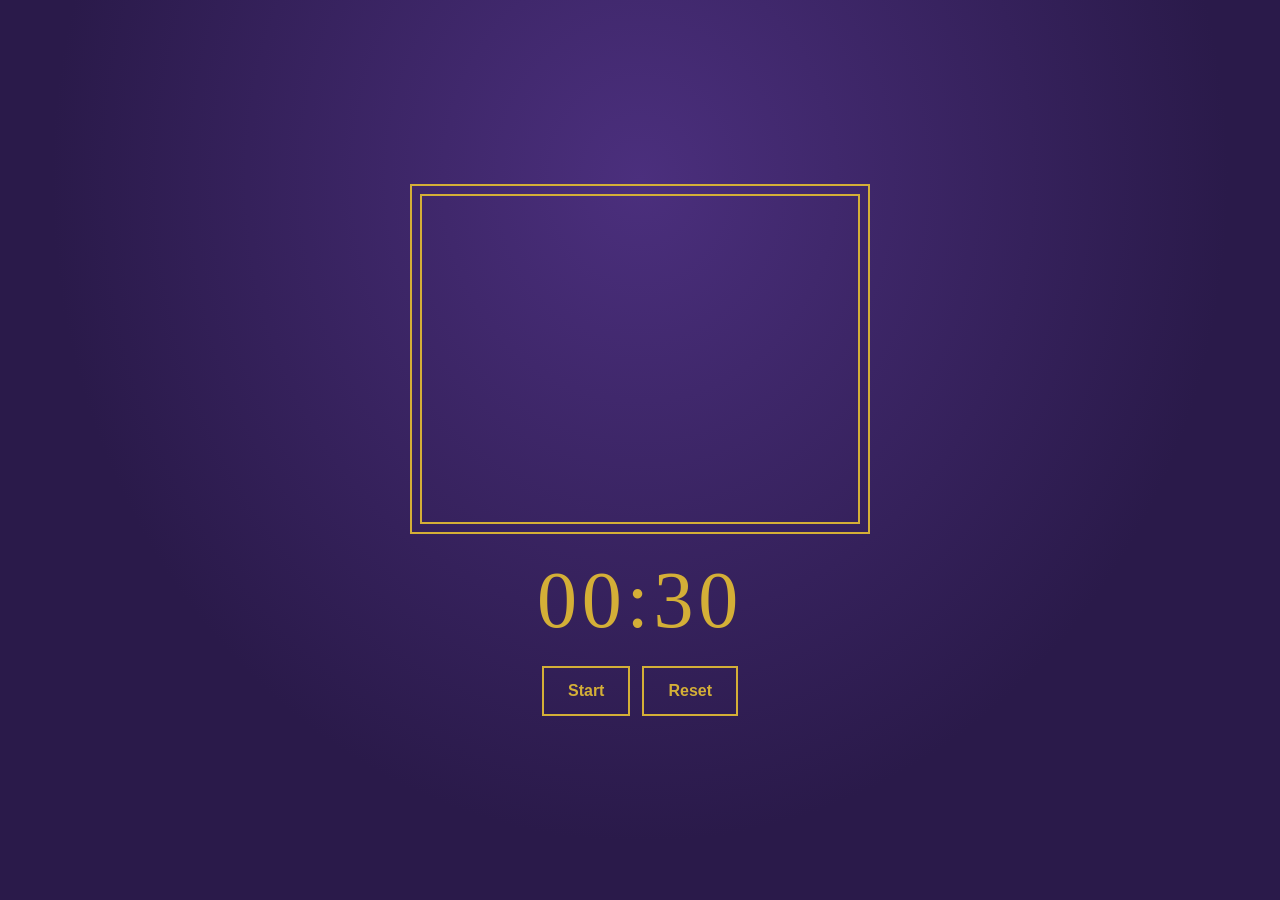
<file: index.html>
<!DOCTYPE html>
<html lang="en">
<head>
  <meta charset="UTF-8">
  <meta name="viewport" content="width=device-width, initial-scale=1.0">
  <title>Pomodoro Art</title>
  <link rel="stylesheet" href="style.css">
</head>
<body>
  <main class="page" id="page" data-state="idle">
    <div class="art" id="art"><img id="art-img" alt="" hidden></div>
    <div class="time" id="time">00:30</div>
    <div class="btns">
      <button class="btn" id="main-btn" type="button">Start</button>
      <button class="btn" id="reset-btn" type="button">Reset</button>
      <button class="btn" id="restart-btn" type="button" hidden>Restart session</button>
    </div>
    <div class="info" id="info" hidden>
      <div class="t" id="info-title"></div>
      <div id="info-artist"></div>
      <div id="info-year"></div>
      <a id="info-link" target="_blank" rel="noopener">Read about this painting at the Met</a>
    </div>
  </main>
  <script src="script.js"></script>
</body>
</html>
</file>
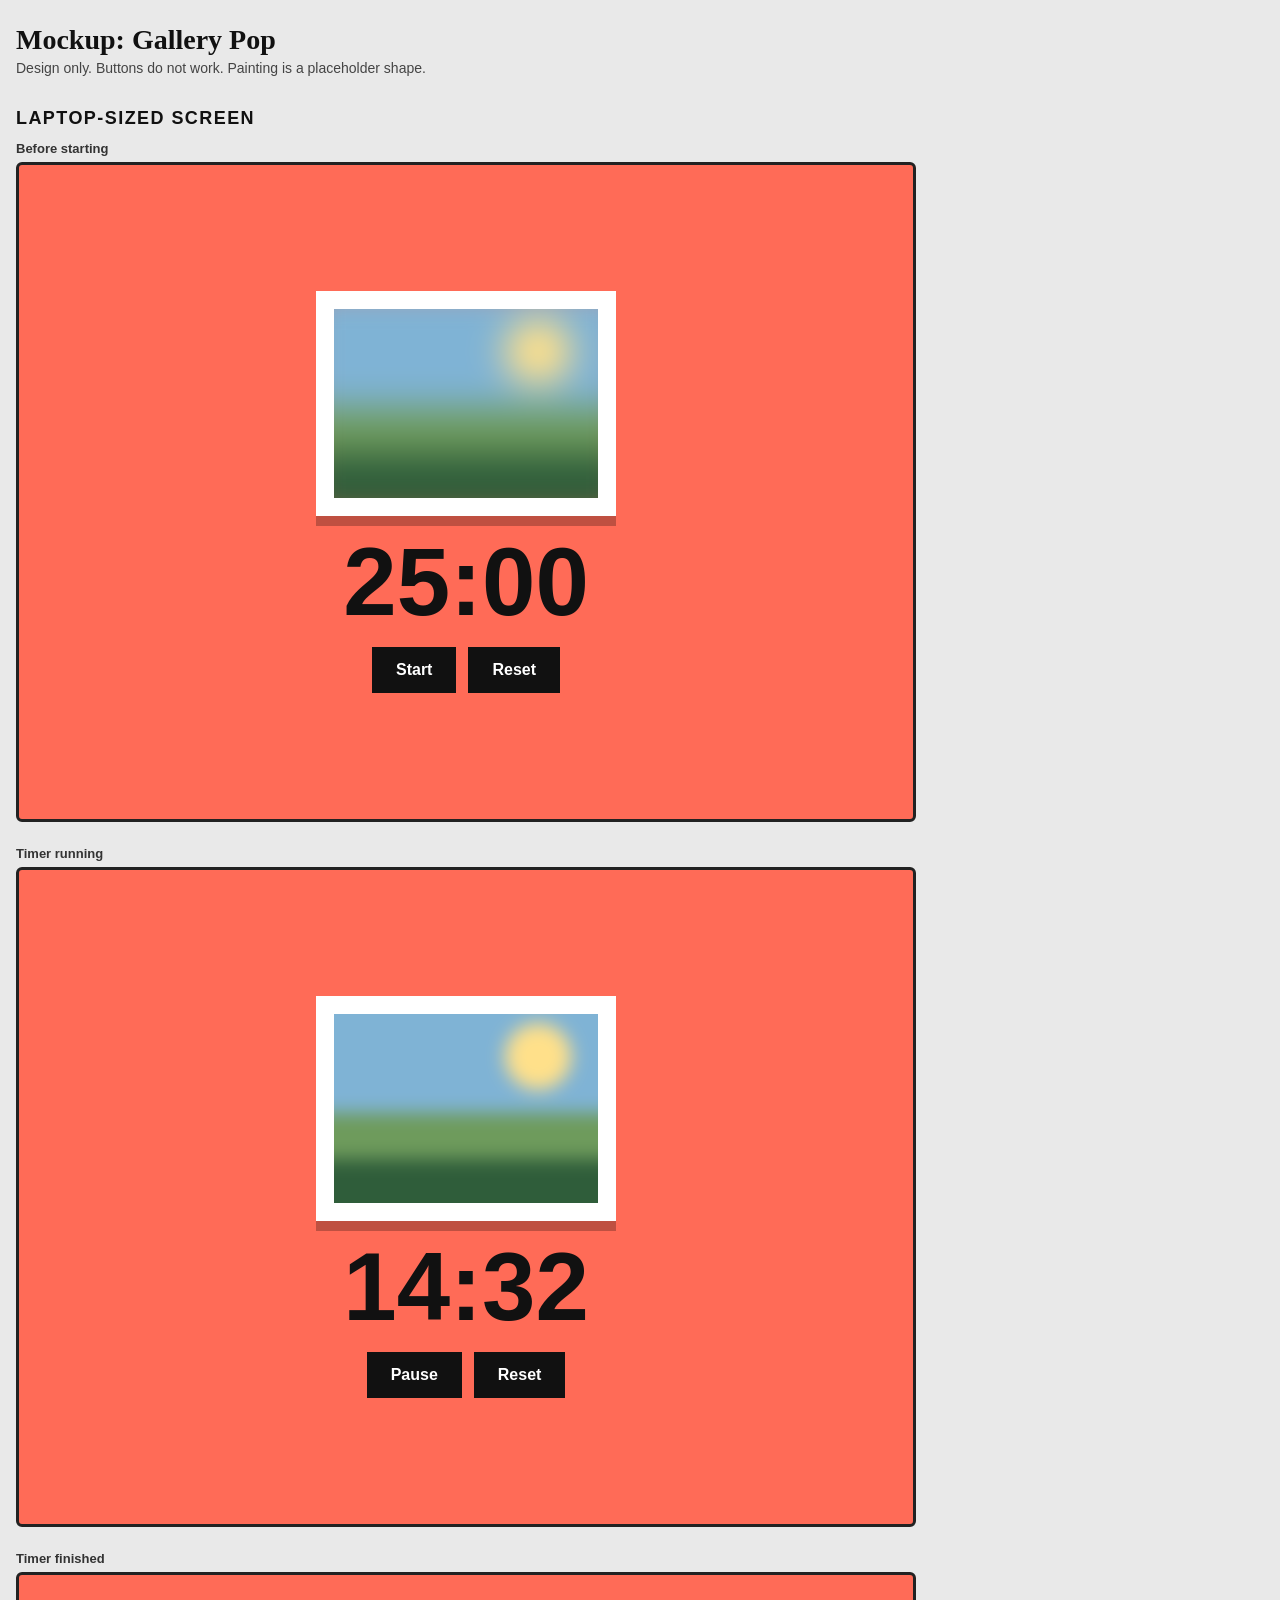
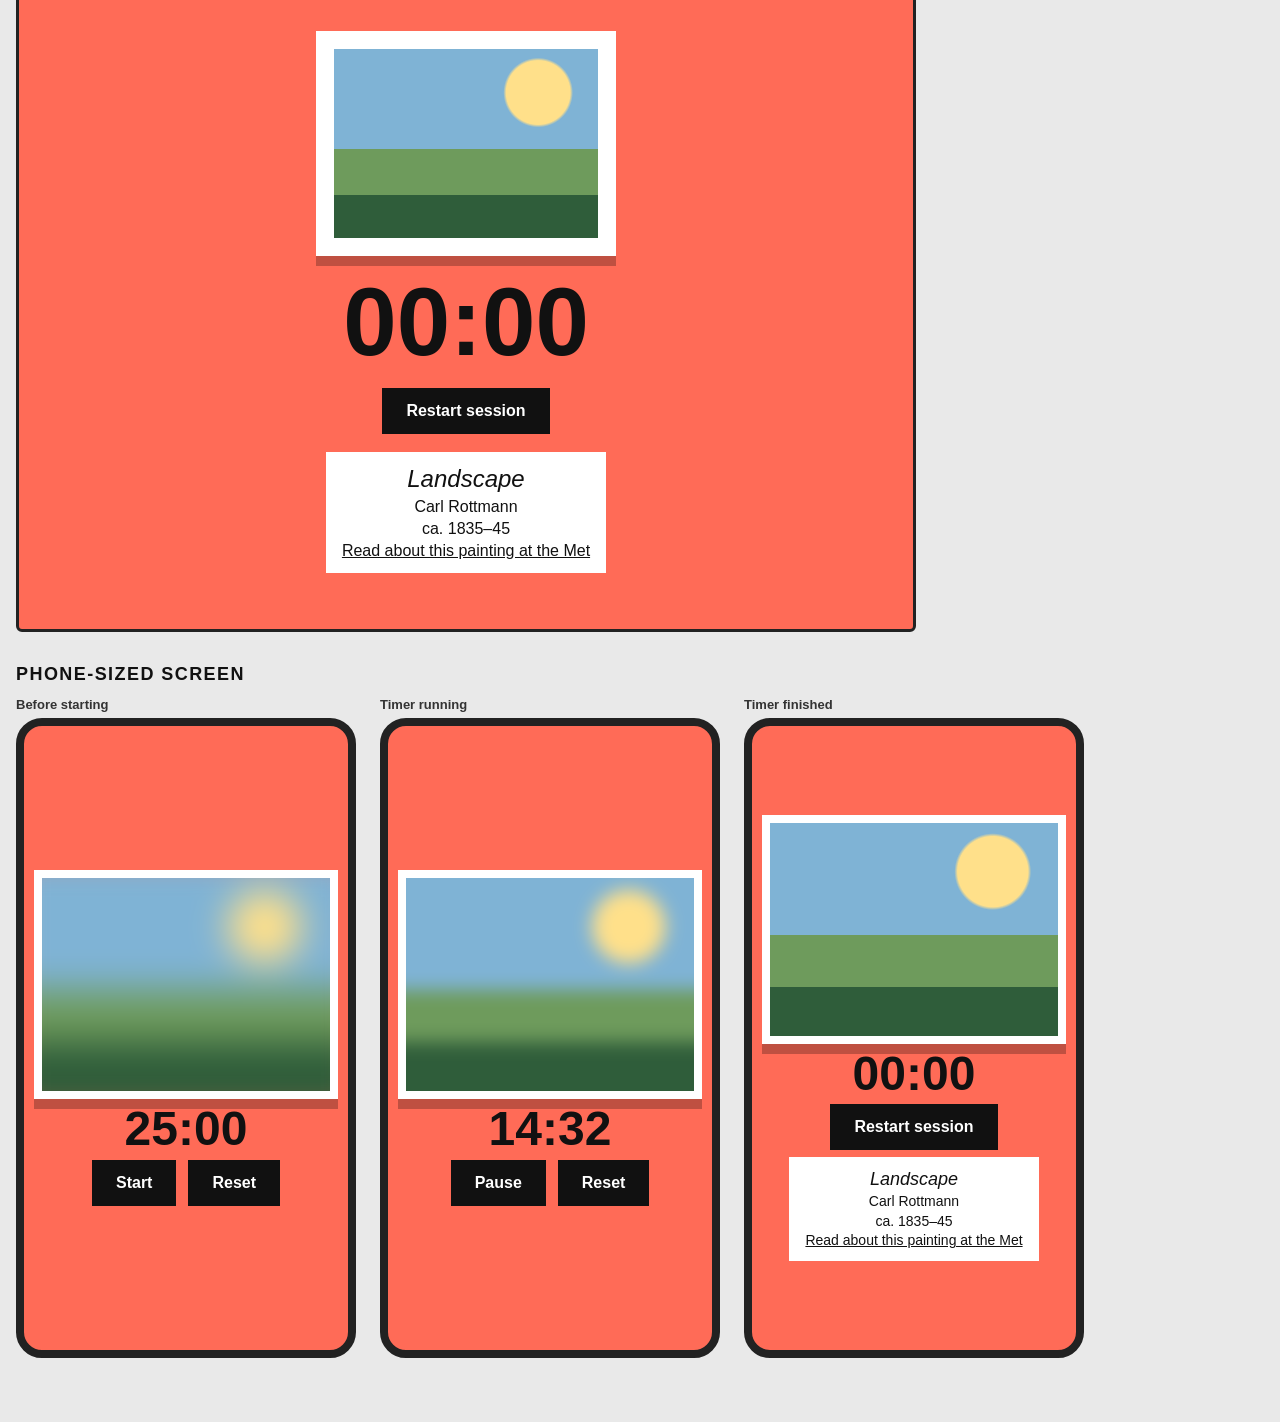
<file: mockups/1-gallery-pop.html>
<!DOCTYPE html><html lang='en'><head><meta charset='UTF-8'><meta name='viewport' content='width=device-width, initial-scale=1'><title>Mockup: Gallery Pop</title><style>
*{box-sizing:border-box;margin:0}
body{font-family:Georgia,'Times New Roman',serif;background:#e9e9e9;color:#111;padding:24px 16px 64px}
h1.page{font-size:28px;margin-bottom:4px}
p.note{font-family:Arial,sans-serif;font-size:14px;color:#444;margin-bottom:24px}
h2.size{font-family:Arial,sans-serif;font-size:18px;margin:32px 0 12px;text-transform:uppercase;letter-spacing:.08em}
.row{display:flex;flex-wrap:wrap;gap:24px;align-items:flex-start}
.slot{font-family:Arial,sans-serif;font-size:13px;color:#333}
.slot b{display:block;margin-bottom:6px}
.laptop .screen{width:900px;height:660px}
.phone .screen{width:340px;height:640px}
.screen{container-type:inline-size;overflow:hidden;border:3px solid #222;border-radius:6px;position:relative}
.phone .screen{border-radius:26px;border-width:8px}
.art{overflow:hidden;position:relative}
.art i{position:absolute;inset:-12%;display:block;
 background:radial-gradient(circle at 72% 28%,#ffe08a 0 11%,transparent 12%),
 linear-gradient(#7fb3d5 0 52%,#6e9b5c 52% 72%,#2f5d3a 72%)}
.btns{display:flex;gap:12px;flex-wrap:wrap}
.btn{font-family:Arial,sans-serif;font-weight:bold;font-size:16px;padding:14px 24px;border-radius:0;display:inline-block}
.info{font-size:16px;line-height:1.4}
.info a{color:inherit}
.info .t{font-size:22px;font-style:italic}

.screen{background:#ff6b57}
.g{height:100%;display:flex;flex-direction:column;align-items:center;justify-content:center;gap:2cqw;padding:3cqw;text-align:center;color:#111}.g>*{flex-shrink:0}
.g .art{width:min(34cqw,300px);aspect-ratio:4/3;border:clamp(8px,2.2cqw,18px) solid #fff;box-shadow:0 10px 0 rgba(0,0,0,.25)}
.g .time{font-size:clamp(48px,11cqw,96px);font-weight:bold;line-height:1}
.g .btn{background:#111;color:#fff}
.g .info{background:#fff;padding:10px 16px;min-height:0}
.g .info .t{font-size:clamp(18px,3cqw,24px)}
@container (max-width:500px){.g .art{width:100%}.g .info{font-size:14px}}
</style></head><body><h1 class='page'>Mockup: Gallery Pop</h1><p class='note'>Design only. Buttons do not work. Painting is a placeholder shape.</p><h2 class='size'>Laptop-sized screen</h2><div class='row laptop'><div class="slot"><b>Before starting</b><div class="screen "><div class="g"><div class="art"><i style="filter:blur(18px)"></i></div><div class="time">25:00</div><div class="btns"><span class="btn">Start</span><span class="btn">Reset</span></div></div></div></div><div class="slot"><b>Timer running</b><div class="screen "><div class="g"><div class="art"><i style="filter:blur(9px)"></i></div><div class="time">14:32</div><div class="btns"><span class="btn">Pause</span><span class="btn">Reset</span></div></div></div></div><div class="slot"><b>Timer finished</b><div class="screen "><div class="g"><div class="art"><i style="filter:blur(0px)"></i></div><div class="time">00:00</div><div class="btns"><span class="btn">Restart session</span></div><div class="info"><div class="t">Landscape</div>Carl Rottmann<br>ca. 1835–45<br><a href="#">Read about this painting at the Met</a></div></div></div></div></div><h2 class='size'>Phone-sized screen</h2><div class='row phone'><div class="slot"><b>Before starting</b><div class="screen "><div class="g"><div class="art"><i style="filter:blur(18px)"></i></div><div class="time">25:00</div><div class="btns"><span class="btn">Start</span><span class="btn">Reset</span></div></div></div></div><div class="slot"><b>Timer running</b><div class="screen "><div class="g"><div class="art"><i style="filter:blur(9px)"></i></div><div class="time">14:32</div><div class="btns"><span class="btn">Pause</span><span class="btn">Reset</span></div></div></div></div><div class="slot"><b>Timer finished</b><div class="screen "><div class="g"><div class="art"><i style="filter:blur(0px)"></i></div><div class="time">00:00</div><div class="btns"><span class="btn">Restart session</span></div><div class="info"><div class="t">Landscape</div>Carl Rottmann<br>ca. 1835–45<br><a href="#">Read about this painting at the Met</a></div></div></div></div></div></body></html>
</file>
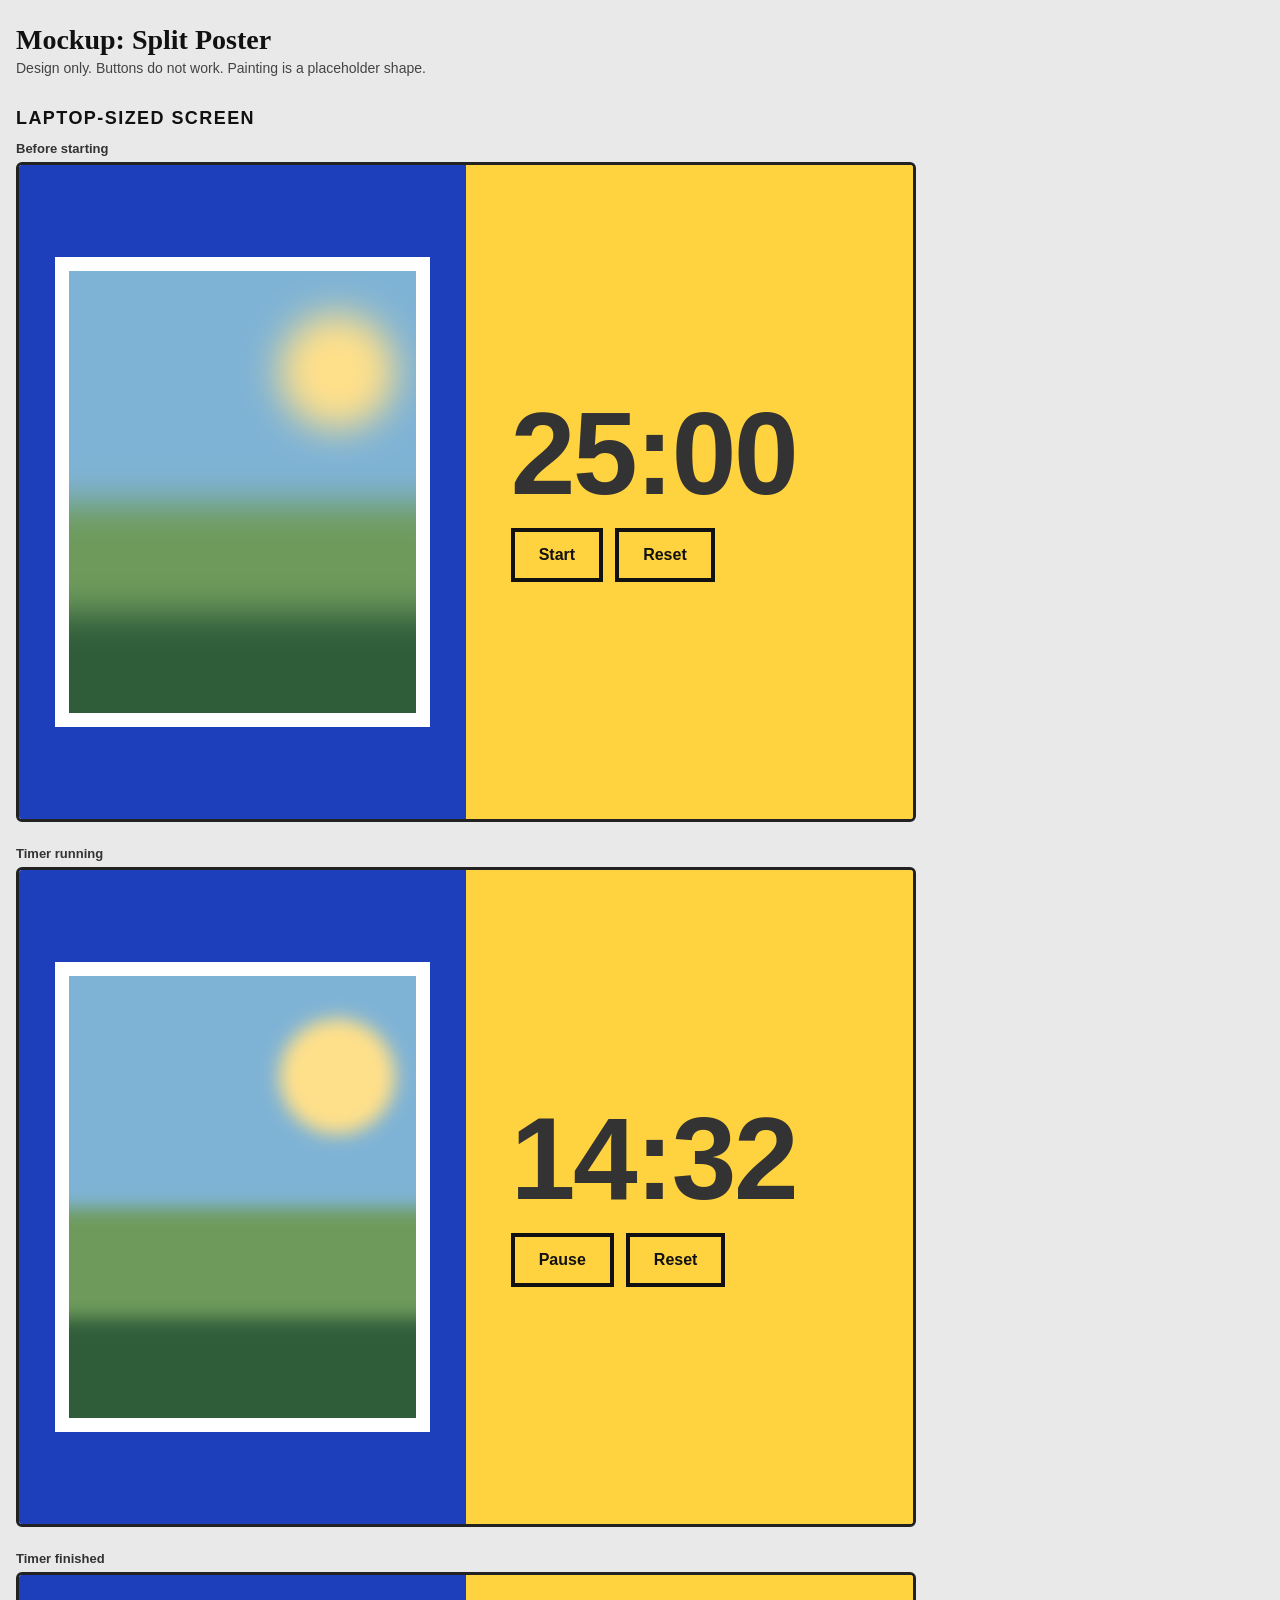
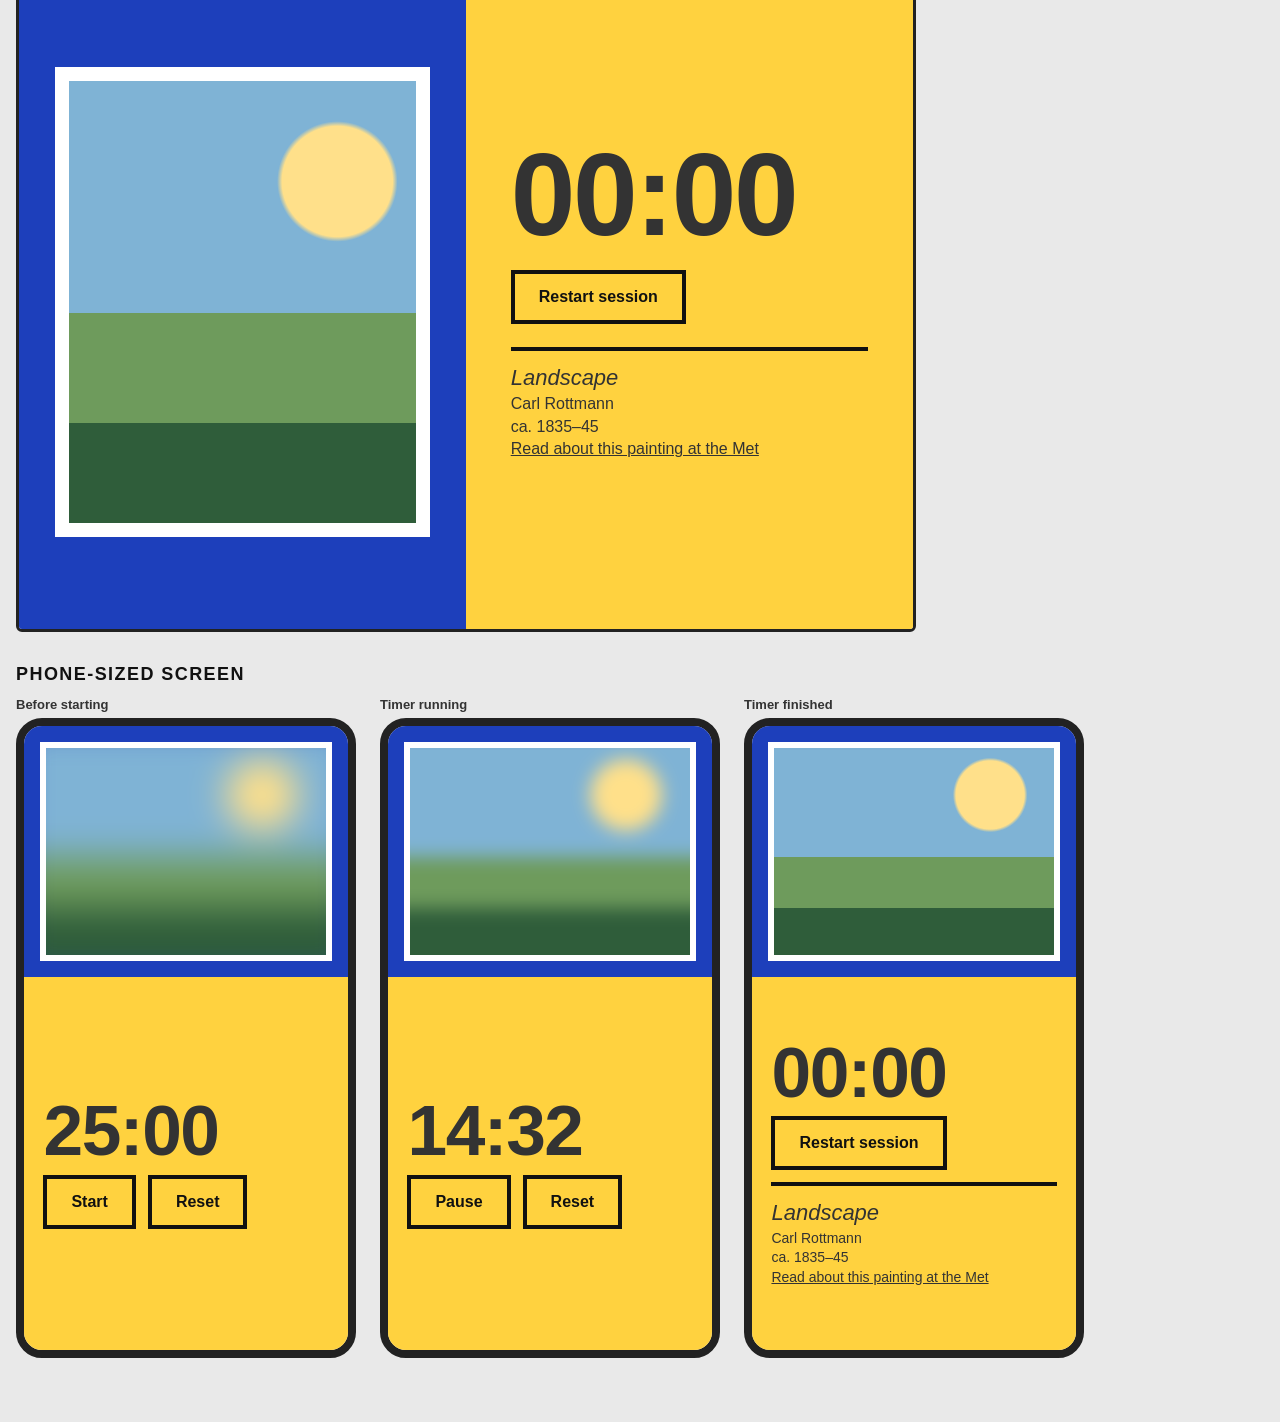
<file: mockups/2-split-poster.html>
<!DOCTYPE html><html lang='en'><head><meta charset='UTF-8'><meta name='viewport' content='width=device-width, initial-scale=1'><title>Mockup: Split Poster</title><style>
*{box-sizing:border-box;margin:0}
body{font-family:Georgia,'Times New Roman',serif;background:#e9e9e9;color:#111;padding:24px 16px 64px}
h1.page{font-size:28px;margin-bottom:4px}
p.note{font-family:Arial,sans-serif;font-size:14px;color:#444;margin-bottom:24px}
h2.size{font-family:Arial,sans-serif;font-size:18px;margin:32px 0 12px;text-transform:uppercase;letter-spacing:.08em}
.row{display:flex;flex-wrap:wrap;gap:24px;align-items:flex-start}
.slot{font-family:Arial,sans-serif;font-size:13px;color:#333}
.slot b{display:block;margin-bottom:6px}
.laptop .screen{width:900px;height:660px}
.phone .screen{width:340px;height:640px}
.screen{container-type:inline-size;overflow:hidden;border:3px solid #222;border-radius:6px;position:relative}
.phone .screen{border-radius:26px;border-width:8px}
.art{overflow:hidden;position:relative}
.art i{position:absolute;inset:-12%;display:block;
 background:radial-gradient(circle at 72% 28%,#ffe08a 0 11%,transparent 12%),
 linear-gradient(#7fb3d5 0 52%,#6e9b5c 52% 72%,#2f5d3a 72%)}
.btns{display:flex;gap:12px;flex-wrap:wrap}
.btn{font-family:Arial,sans-serif;font-weight:bold;font-size:16px;padding:14px 24px;border-radius:0;display:inline-block}
.info{font-size:16px;line-height:1.4}
.info a{color:inherit}
.info .t{font-size:22px;font-style:italic}

.s{height:100%;display:grid;grid-template-columns:1fr 1fr}
.s .left{background:#1d3fbb;display:flex;align-items:center;justify-content:center;padding:4cqw}
.s .left .art{width:100%;aspect-ratio:4/5;border:clamp(6px,1.6cqw,14px) solid #fff}
.s .right{background:#ffd23f;display:flex;flex-direction:column;justify-content:center;gap:2.5cqw;padding:5cqw}
.s .time{font-size:clamp(56px,13cqw,130px);font-weight:bold;line-height:.9;letter-spacing:-.02em}
.s .btn{background:#ffd23f;color:#111;border:4px solid #111}
.s .info{border-top:4px solid #111;padding-top:12px}
@container (max-width:600px){
 .s{grid-template-columns:1fr;grid-template-rows:auto 1fr}
 .s .left{padding:5cqw}.s .left .art{aspect-ratio:4/3;max-height:230px}
 .s .right{padding:6cqw;gap:12px}.s .time{font-size:22cqw}
 .s .info{font-size:14px}
}
</style></head><body><h1 class='page'>Mockup: Split Poster</h1><p class='note'>Design only. Buttons do not work. Painting is a placeholder shape.</p><h2 class='size'>Laptop-sized screen</h2><div class='row laptop'><div class="slot"><b>Before starting</b><div class="screen "><div class="s"><div class="left"><div class="art"><i style="filter:blur(18px)"></i></div></div><div class="right"><div class="time">25:00</div><div class="btns"><span class="btn">Start</span><span class="btn">Reset</span></div></div></div></div></div><div class="slot"><b>Timer running</b><div class="screen "><div class="s"><div class="left"><div class="art"><i style="filter:blur(9px)"></i></div></div><div class="right"><div class="time">14:32</div><div class="btns"><span class="btn">Pause</span><span class="btn">Reset</span></div></div></div></div></div><div class="slot"><b>Timer finished</b><div class="screen "><div class="s"><div class="left"><div class="art"><i style="filter:blur(0px)"></i></div></div><div class="right"><div class="time">00:00</div><div class="btns"><span class="btn">Restart session</span></div><div class="info"><div class="t">Landscape</div>Carl Rottmann<br>ca. 1835–45<br><a href="#">Read about this painting at the Met</a></div></div></div></div></div></div><h2 class='size'>Phone-sized screen</h2><div class='row phone'><div class="slot"><b>Before starting</b><div class="screen "><div class="s"><div class="left"><div class="art"><i style="filter:blur(18px)"></i></div></div><div class="right"><div class="time">25:00</div><div class="btns"><span class="btn">Start</span><span class="btn">Reset</span></div></div></div></div></div><div class="slot"><b>Timer running</b><div class="screen "><div class="s"><div class="left"><div class="art"><i style="filter:blur(9px)"></i></div></div><div class="right"><div class="time">14:32</div><div class="btns"><span class="btn">Pause</span><span class="btn">Reset</span></div></div></div></div></div><div class="slot"><b>Timer finished</b><div class="screen "><div class="s"><div class="left"><div class="art"><i style="filter:blur(0px)"></i></div></div><div class="right"><div class="time">00:00</div><div class="btns"><span class="btn">Restart session</span></div><div class="info"><div class="t">Landscape</div>Carl Rottmann<br>ca. 1835–45<br><a href="#">Read about this painting at the Met</a></div></div></div></div></div></div></body></html>
</file>
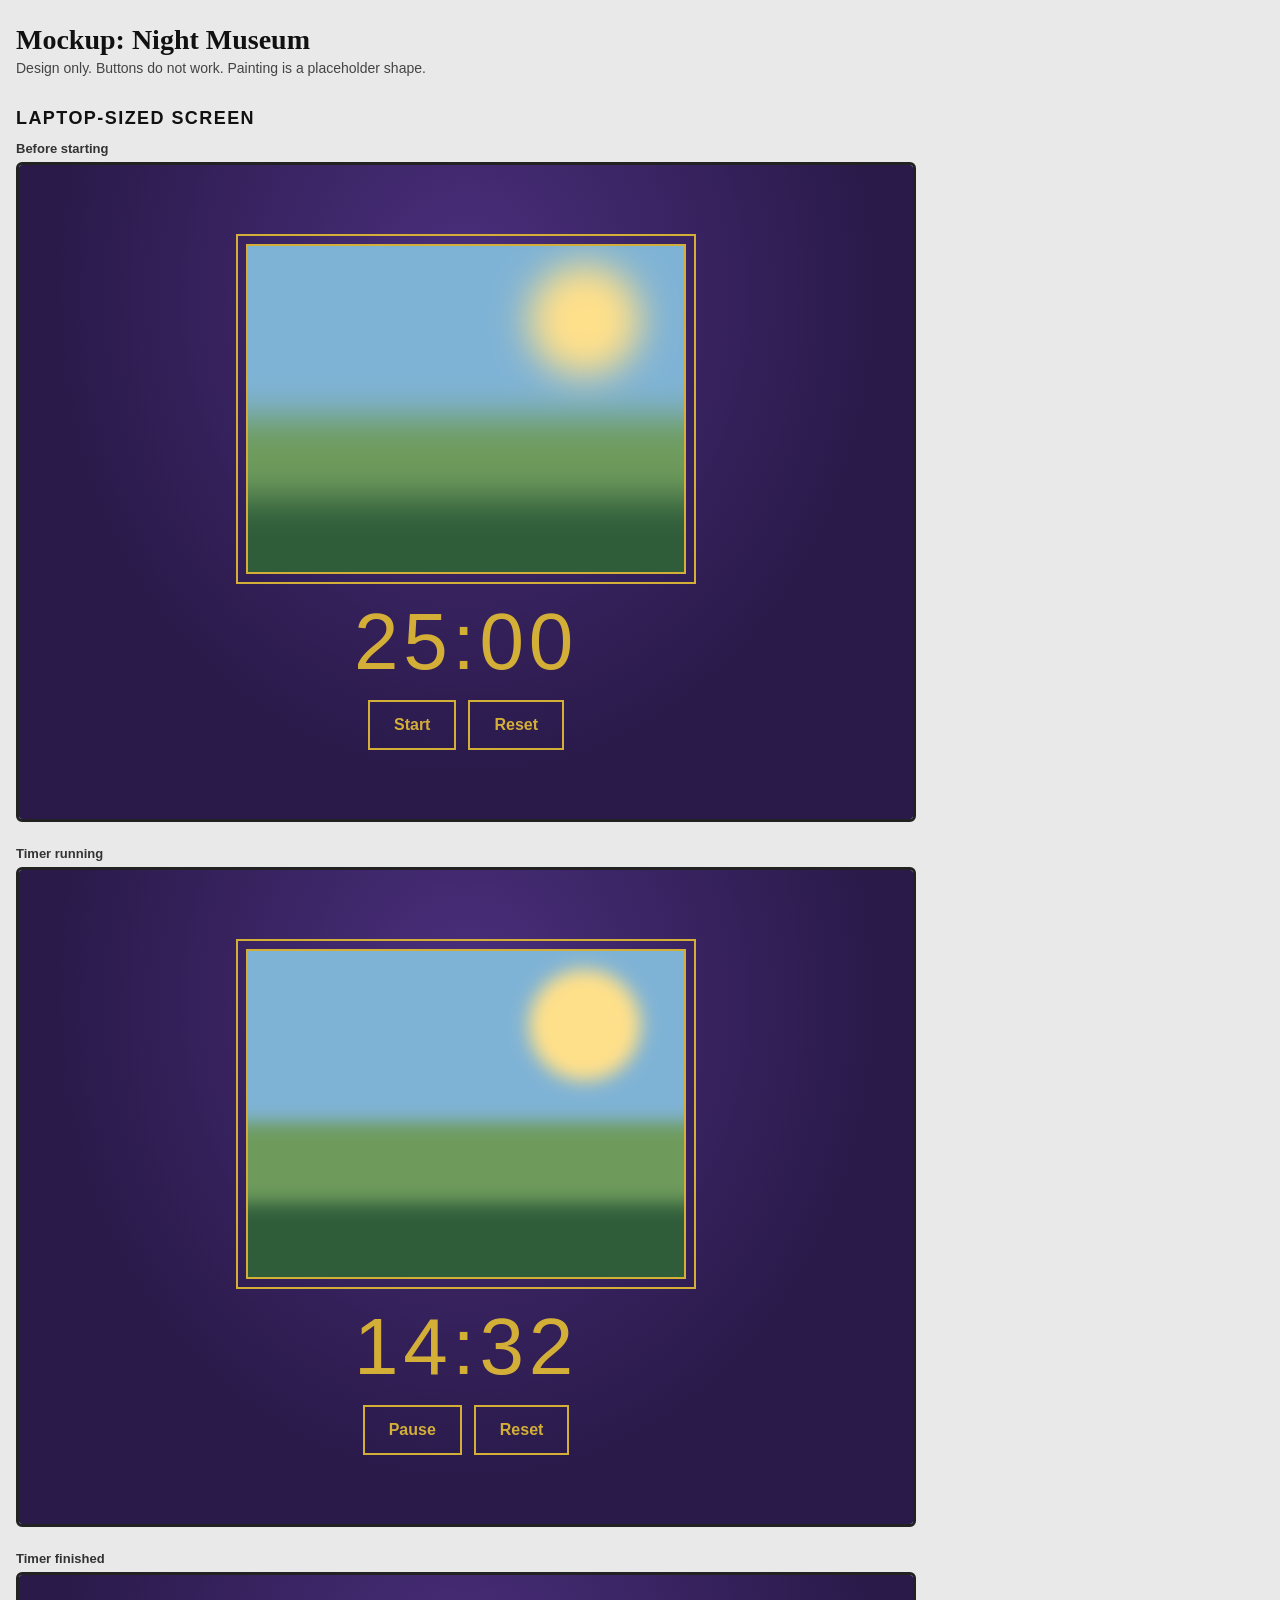
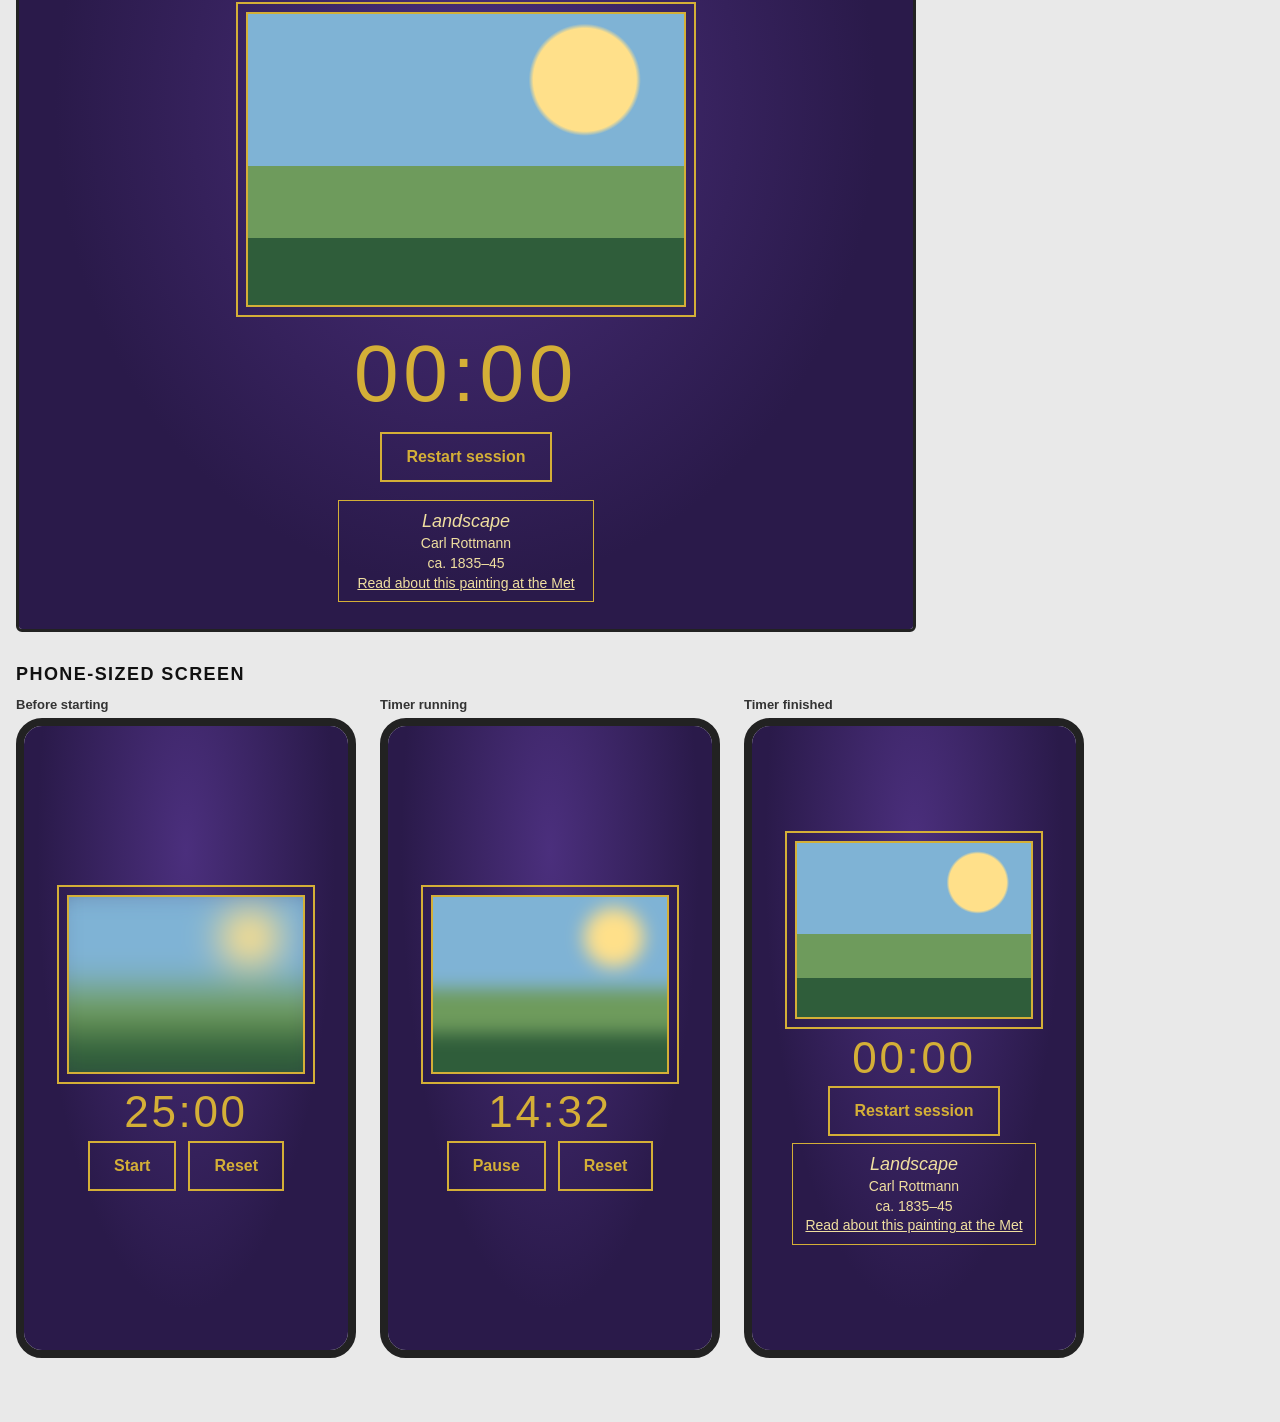
<file: mockups/3-night-museum.html>
<!DOCTYPE html><html lang='en'><head><meta charset='UTF-8'><meta name='viewport' content='width=device-width, initial-scale=1'><title>Mockup: Night Museum</title><style>
*{box-sizing:border-box;margin:0}
body{font-family:Georgia,'Times New Roman',serif;background:#e9e9e9;color:#111;padding:24px 16px 64px}
h1.page{font-size:28px;margin-bottom:4px}
p.note{font-family:Arial,sans-serif;font-size:14px;color:#444;margin-bottom:24px}
h2.size{font-family:Arial,sans-serif;font-size:18px;margin:32px 0 12px;text-transform:uppercase;letter-spacing:.08em}
.row{display:flex;flex-wrap:wrap;gap:24px;align-items:flex-start}
.slot{font-family:Arial,sans-serif;font-size:13px;color:#333}
.slot b{display:block;margin-bottom:6px}
.laptop .screen{width:900px;height:660px}
.phone .screen{width:340px;height:640px}
.screen{container-type:inline-size;overflow:hidden;border:3px solid #222;border-radius:6px;position:relative}
.phone .screen{border-radius:26px;border-width:8px}
.art{overflow:hidden;position:relative}
.art i{position:absolute;inset:-12%;display:block;
 background:radial-gradient(circle at 72% 28%,#ffe08a 0 11%,transparent 12%),
 linear-gradient(#7fb3d5 0 52%,#6e9b5c 52% 72%,#2f5d3a 72%)}
.btns{display:flex;gap:12px;flex-wrap:wrap}
.btn{font-family:Arial,sans-serif;font-weight:bold;font-size:16px;padding:14px 24px;border-radius:0;display:inline-block}
.info{font-size:16px;line-height:1.4}
.info a{color:inherit}
.info .t{font-size:22px;font-style:italic}

.screen{background:#2a1a4a}
.n{height:100%;display:flex;flex-direction:column;align-items:center;justify-content:center;gap:2cqw;padding:3cqw;text-align:center;color:#f0dfa0;
 background:radial-gradient(ellipse at 50% 20%,#4b2f7d 0,#2a1a4a 65%)}
.n .art{width:min(50cqw,440px);aspect-ratio:4/3;border:2px solid #d4af37;outline:2px solid #d4af37;outline-offset:8px;margin:10px}
.n .time{font-size:clamp(44px,9cqw,80px);color:#d4af37;line-height:1;letter-spacing:.06em}
.n .btn{background:transparent;color:#d4af37;border:2px solid #d4af37}
.n .info{border:1px solid #d4af37;padding:8px 18px;font-size:14px;color:#f0dfa0}
.n .info .t{font-size:18px}
@container (max-width:500px){.n .art{width:78%}.n .info{padding:8px 12px}}
</style></head><body><h1 class='page'>Mockup: Night Museum</h1><p class='note'>Design only. Buttons do not work. Painting is a placeholder shape.</p><h2 class='size'>Laptop-sized screen</h2><div class='row laptop'><div class="slot"><b>Before starting</b><div class="screen "><div class="n"><div class="art"><i style="filter:blur(18px)"></i></div><div class="time">25:00</div><div class="btns"><span class="btn">Start</span><span class="btn">Reset</span></div></div></div></div><div class="slot"><b>Timer running</b><div class="screen "><div class="n"><div class="art"><i style="filter:blur(9px)"></i></div><div class="time">14:32</div><div class="btns"><span class="btn">Pause</span><span class="btn">Reset</span></div></div></div></div><div class="slot"><b>Timer finished</b><div class="screen "><div class="n"><div class="art"><i style="filter:blur(0px)"></i></div><div class="time">00:00</div><div class="btns"><span class="btn">Restart session</span></div><div class="info"><div class="t">Landscape</div>Carl Rottmann<br>ca. 1835–45<br><a href="#">Read about this painting at the Met</a></div></div></div></div></div><h2 class='size'>Phone-sized screen</h2><div class='row phone'><div class="slot"><b>Before starting</b><div class="screen "><div class="n"><div class="art"><i style="filter:blur(18px)"></i></div><div class="time">25:00</div><div class="btns"><span class="btn">Start</span><span class="btn">Reset</span></div></div></div></div><div class="slot"><b>Timer running</b><div class="screen "><div class="n"><div class="art"><i style="filter:blur(9px)"></i></div><div class="time">14:32</div><div class="btns"><span class="btn">Pause</span><span class="btn">Reset</span></div></div></div></div><div class="slot"><b>Timer finished</b><div class="screen "><div class="n"><div class="art"><i style="filter:blur(0px)"></i></div><div class="time">00:00</div><div class="btns"><span class="btn">Restart session</span></div><div class="info"><div class="t">Landscape</div>Carl Rottmann<br>ca. 1835–45<br><a href="#">Read about this painting at the Met</a></div></div></div></div></div></body></html>
</file>
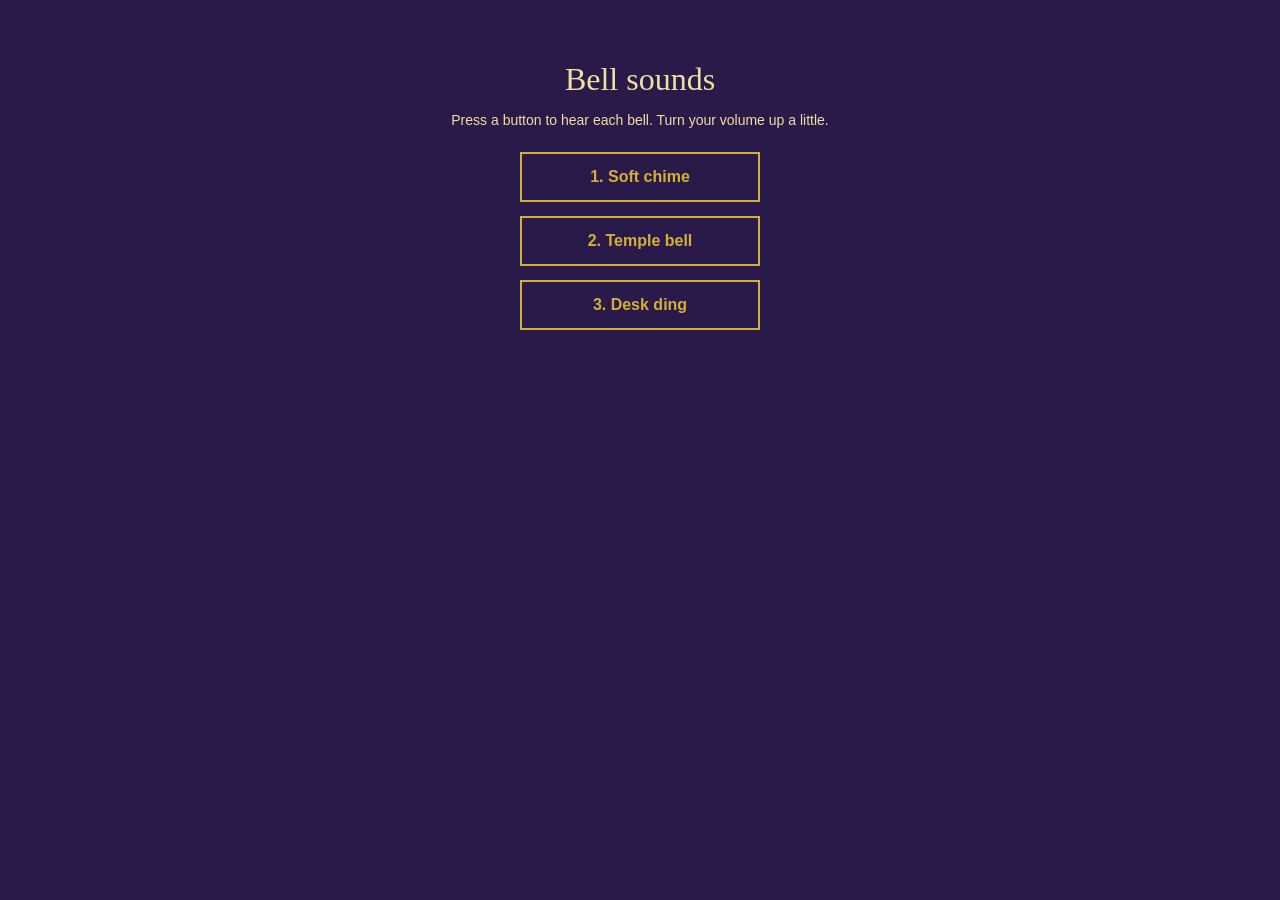
<file: sound-samples/sounds.html>
<!DOCTYPE html>
<html lang="en">
<head>
  <meta charset="UTF-8">
  <meta name="viewport" content="width=device-width, initial-scale=1.0">
  <title>Bell sounds</title>
  <style>
    body { font-family: Georgia, serif; background: #2a1a4a; color: #f0dfa0; padding: 32px 16px; text-align: center; }
    h1 { font-weight: normal; margin-bottom: 8px; }
    p { margin-bottom: 24px; font-family: Arial, sans-serif; font-size: 14px; }
    .list { display: flex; flex-direction: column; gap: 14px; align-items: center; }
    button { font-family: Arial, sans-serif; font-weight: bold; font-size: 16px; padding: 14px 24px; min-width: 240px;
      background: transparent; color: #d4af37; border: 2px solid #d4af37; border-radius: 0; cursor: pointer; }
    button:hover { background: rgba(212, 175, 55, 0.15); }
  </style>
</head>
<body>
  <h1>Bell sounds</h1>
  <p>Press a button to hear each bell. Turn your volume up a little.</p>
  <div class="list">
    <button type="button" data-sound="softChime">1. Soft chime</button>
    <button type="button" data-sound="templeBell">2. Temple bell</button>
    <button type="button" data-sound="deskDing">3. Desk ding</button>
  </div>

  <script>
    // One ringing tone: starts loud, fades away smoothly.
    function tone(ctx, out, freq, start, peak, seconds) {
      const osc = ctx.createOscillator();
      const gain = ctx.createGain();
      osc.type = 'sine';
      osc.frequency.value = freq;
      gain.gain.setValueAtTime(0.0001, start);
      gain.gain.exponentialRampToValueAtTime(peak, start + 0.01);
      gain.gain.exponentialRampToValueAtTime(0.0001, start + seconds);
      osc.connect(gain);
      gain.connect(out);
      osc.start(start);
      osc.stop(start + seconds + 0.05);
    }

    const sounds = {
      // 1. Soft chime: two gentle high tones, slow fade (about 2 to 3 seconds)
      softChime(ctx, out, t) {
        tone(ctx, out, 880, t, 0.35, 4.5);
        tone(ctx, out, 1320, t, 0.18, 3.6);
        tone(ctx, out, 1760, t, 0.08, 2.4);
      },
      // 2. Temple bell: deep bell made of several uneven tones, long warm ring
      templeBell(ctx, out, t) {
        tone(ctx, out, 220, t, 0.4, 5);
        tone(ctx, out, 440, t, 0.25, 4.5);
        tone(ctx, out, 607, t, 0.15, 3.5);
        tone(ctx, out, 1188, t, 0.08, 2.4);
        tone(ctx, out, 1965, t, 0.04, 1);
      },
      // 3. Desk ding: two quick bright taps
      deskDing(ctx, out, t) {
        [0, 0.28].forEach((d, i) => {
          tone(ctx, out, 1568, t + d, 0.3, i ? 3 : 1.4);
          tone(ctx, out, 3136, t + d, 0.1, 0.5);
        });
      }
    };

    let ctx = null;
    document.querySelectorAll('button').forEach((btn) => {
      btn.addEventListener('click', () => {
        if (!ctx) ctx = new (window.AudioContext || window.webkitAudioContext)();
        if (ctx.state === 'suspended') ctx.resume();
        sounds[btn.dataset.sound](ctx, ctx.destination, ctx.currentTime + 0.05);
      });
    });
    window.sounds = sounds;
  </script>
</body>
</html>
</file>
<file: style.css>
* {
  box-sizing: border-box;
  margin: 0;
}

body {
  font-family: Georgia, 'Times New Roman', serif;
  background: #2a1a4a;
}

.page {
  min-height: 100vh;
  min-height: 100dvh;
  display: flex;
  flex-direction: column;
  align-items: center;
  justify-content: center;
  gap: 2vw;
  padding: 3vw;
  text-align: center;
  color: #f0dfa0;
  background: radial-gradient(ellipse at 50% 20%, #4b2f7d 0, #2a1a4a 65%);
}

/* Painting frame: hugs the painting, so nothing is stretched or cut off */
.art {
  border: 2px solid #d4af37;
  outline: 2px solid #d4af37;
  outline-offset: 8px;
  margin: 10px;
  line-height: 0;
  overflow: hidden; /* keeps the blur inside the frame */
}

/* Empty frame while a painting is loading */
.art:not(.loaded) {
  width: min(50vw, 440px);
  aspect-ratio: 4 / 3;
}

.art img {
  display: block;
  width: auto;
  height: auto;
  max-width: min(50vw, 440px);
  max-height: min(37.5vw, 330px, 40vh);
}

.time {
  font-size: clamp(44px, 9vw, 80px);
  color: #d4af37;
  line-height: 1;
  letter-spacing: 0.06em;
}

.btns {
  display: flex;
  gap: 12px;
  flex-wrap: wrap;
  justify-content: center;
}

.btn {
  font-family: Arial, sans-serif;
  font-weight: bold;
  font-size: 16px;
  padding: 14px 24px;
  border-radius: 0;
  background: transparent;
  color: #d4af37;
  border: 2px solid #d4af37;
  cursor: pointer;
}

[hidden] {
  display: none !important;
}

/* Museum label with painting details */
.info {
  border: 1px solid #d4af37;
  max-width: min(92vw, 520px);
  overflow-wrap: anywhere;
  padding: 8px 18px;
  font-size: 14px;
  line-height: 1.4;
  color: #f0dfa0;
}

.info .t {
  font-size: 18px;
  font-style: italic;
}

.info a {
  color: inherit;
}

/* Phone-sized screens */
@media (max-width: 600px) {
  .page {
    gap: 24px;
    padding: 24px;
  }
  .art:not(.loaded) {
    width: 78vw;
  }
  .art img {
    max-width: 78vw;
    max-height: min(58vw, 330px, 40vh);
  }
  .time {
    font-size: 56px;
  }
  .info {
    padding: 8px 12px;
  }
}
</file>
